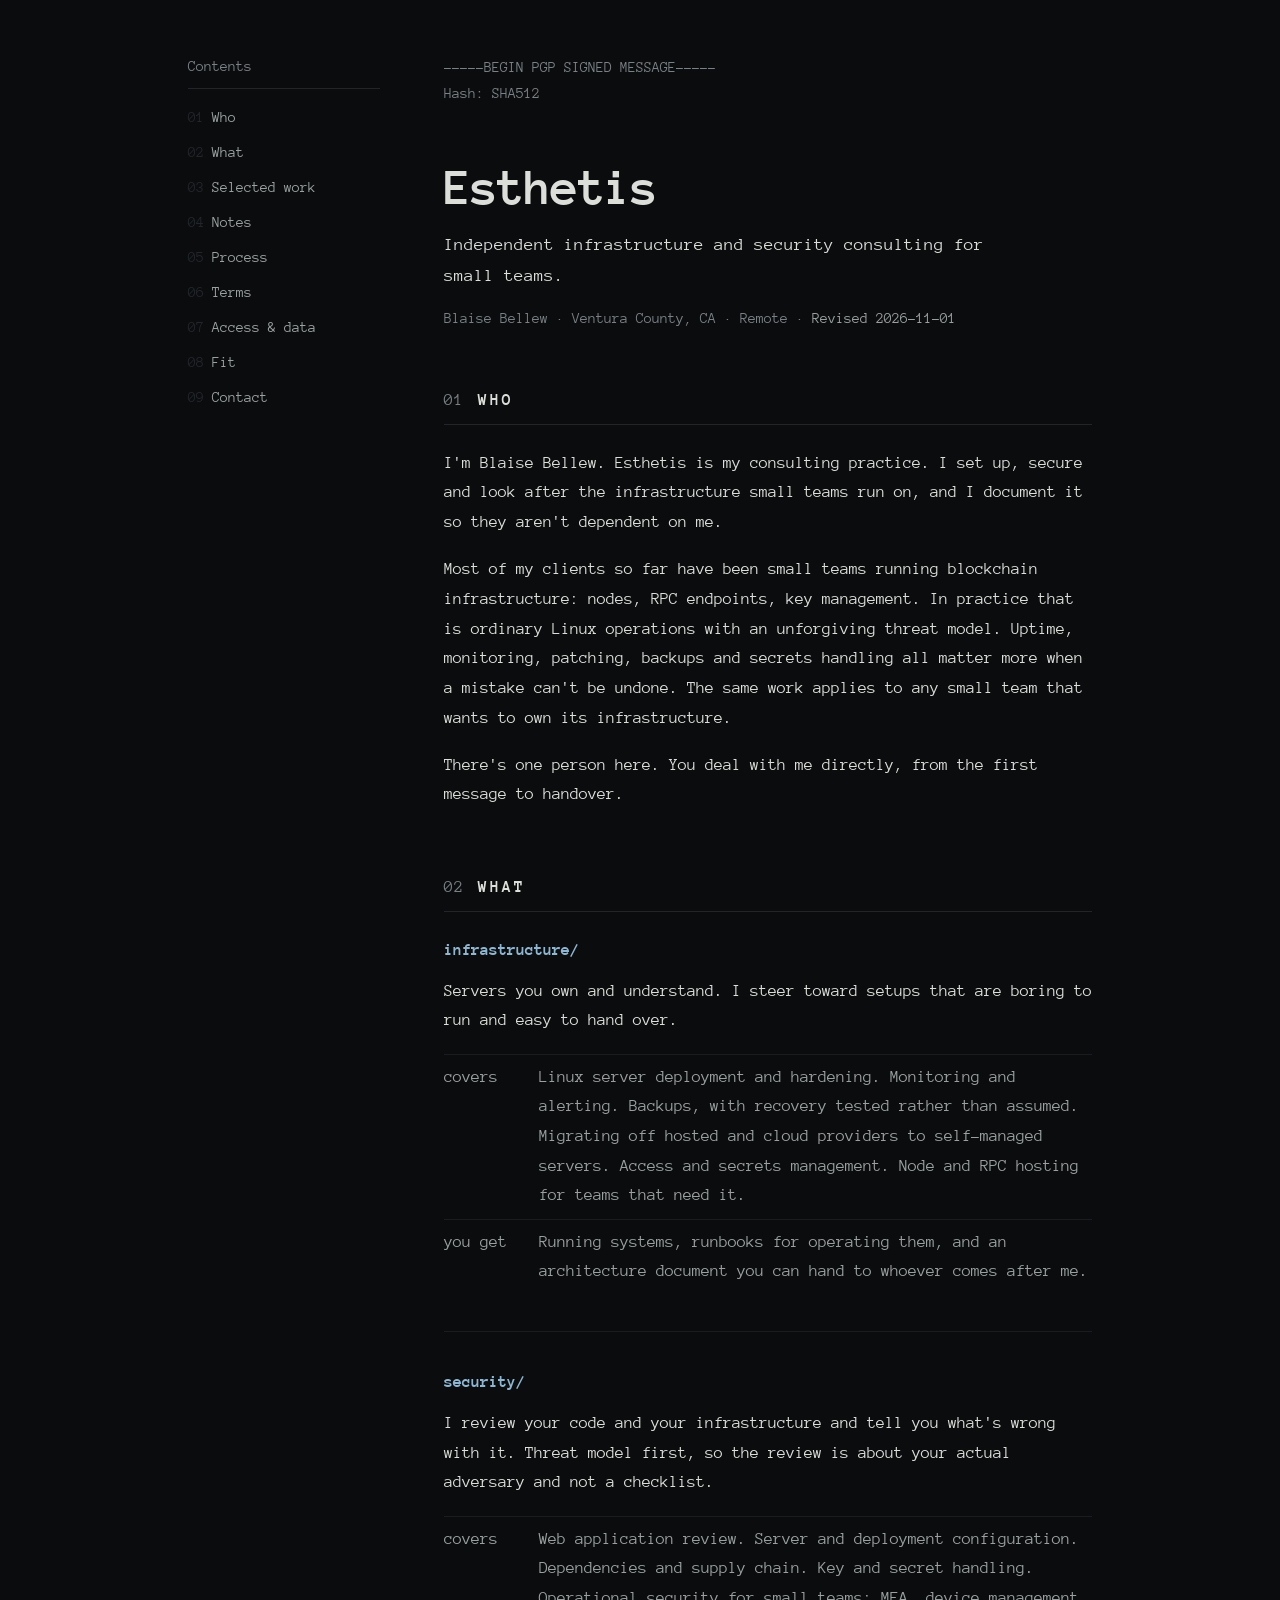
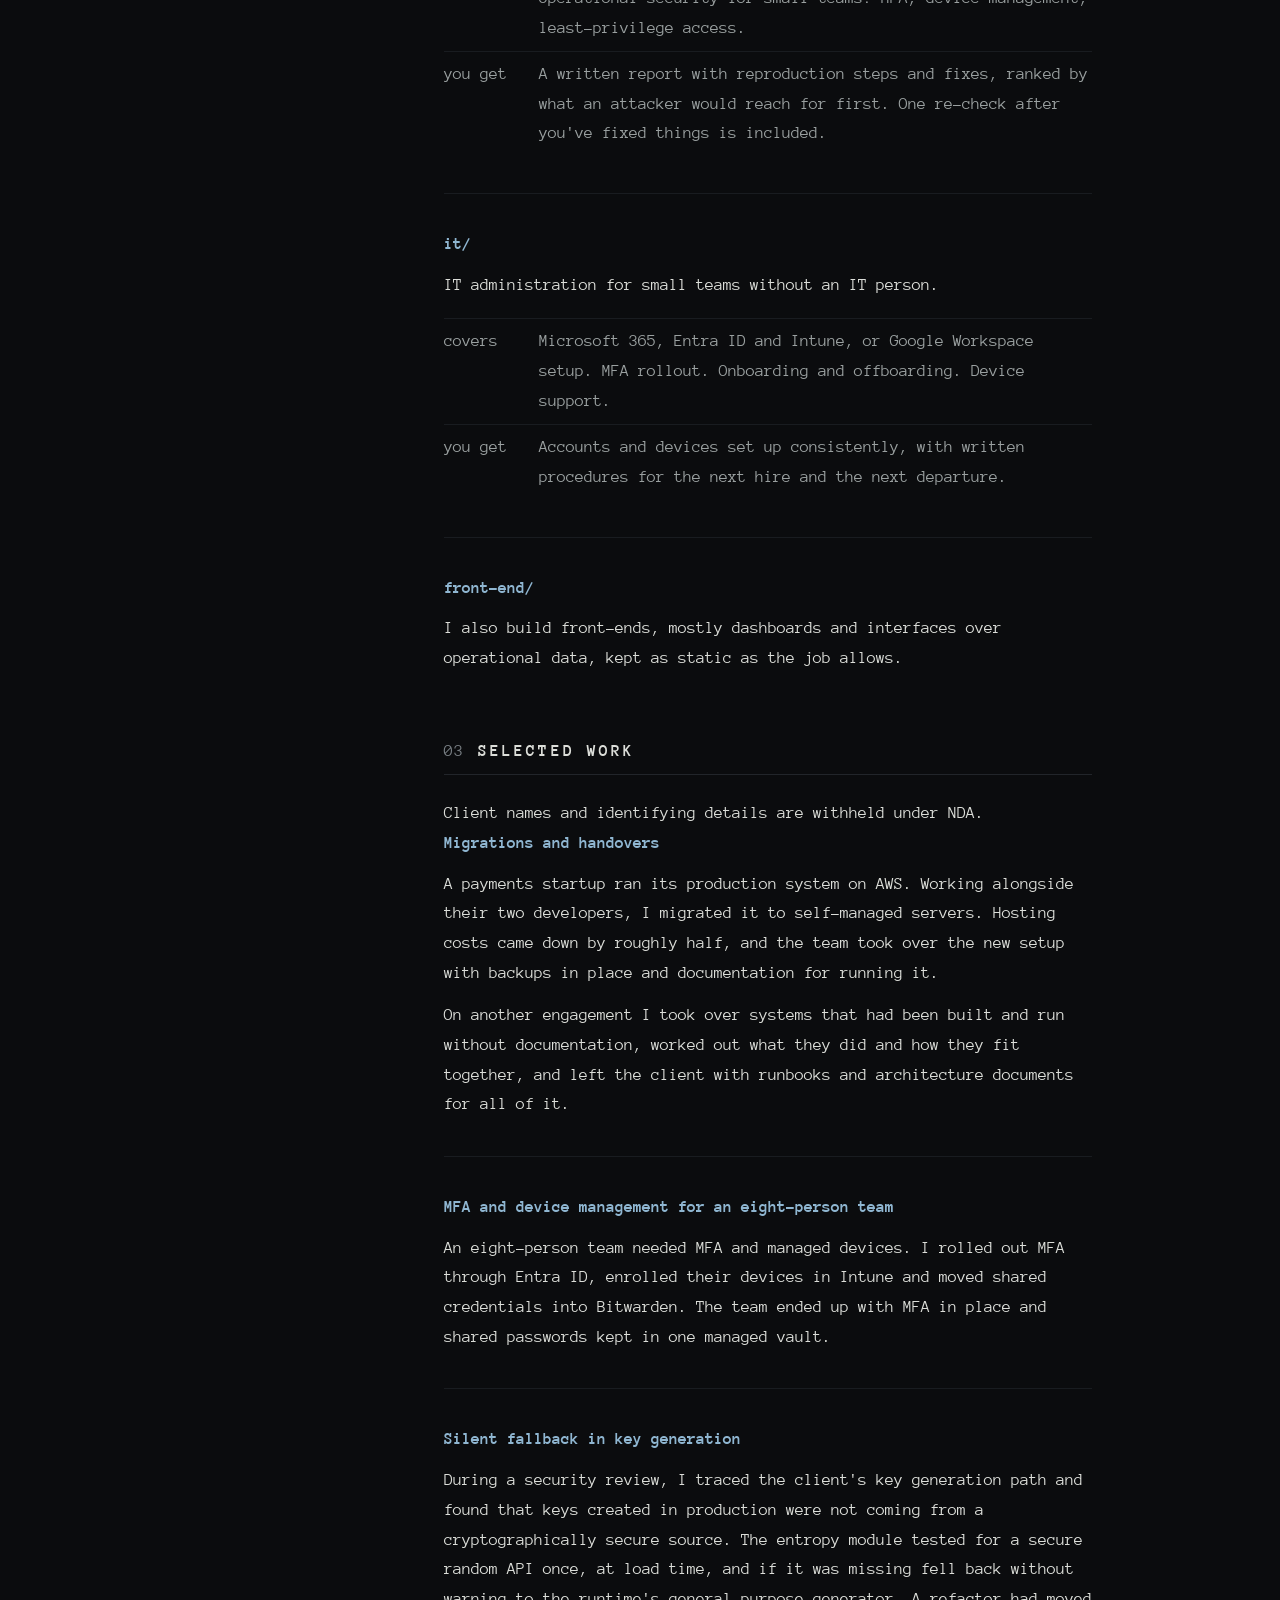
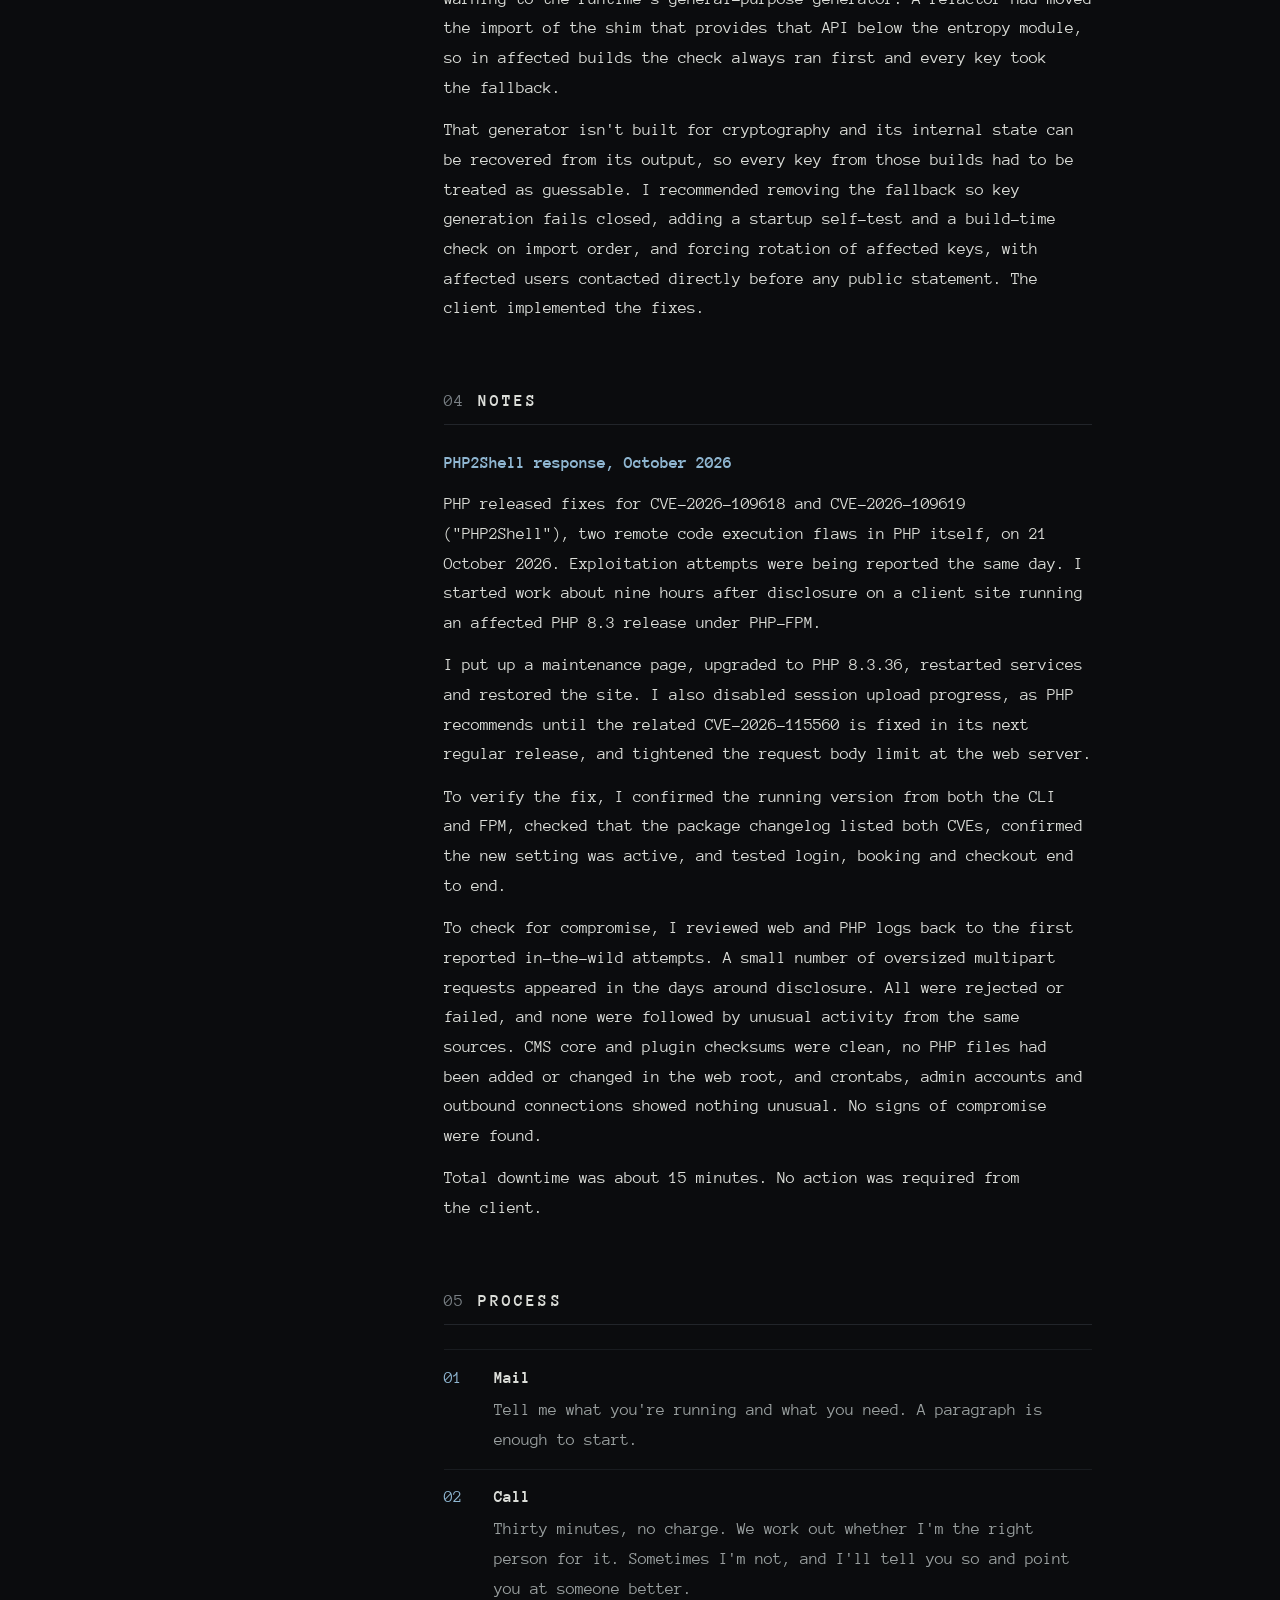
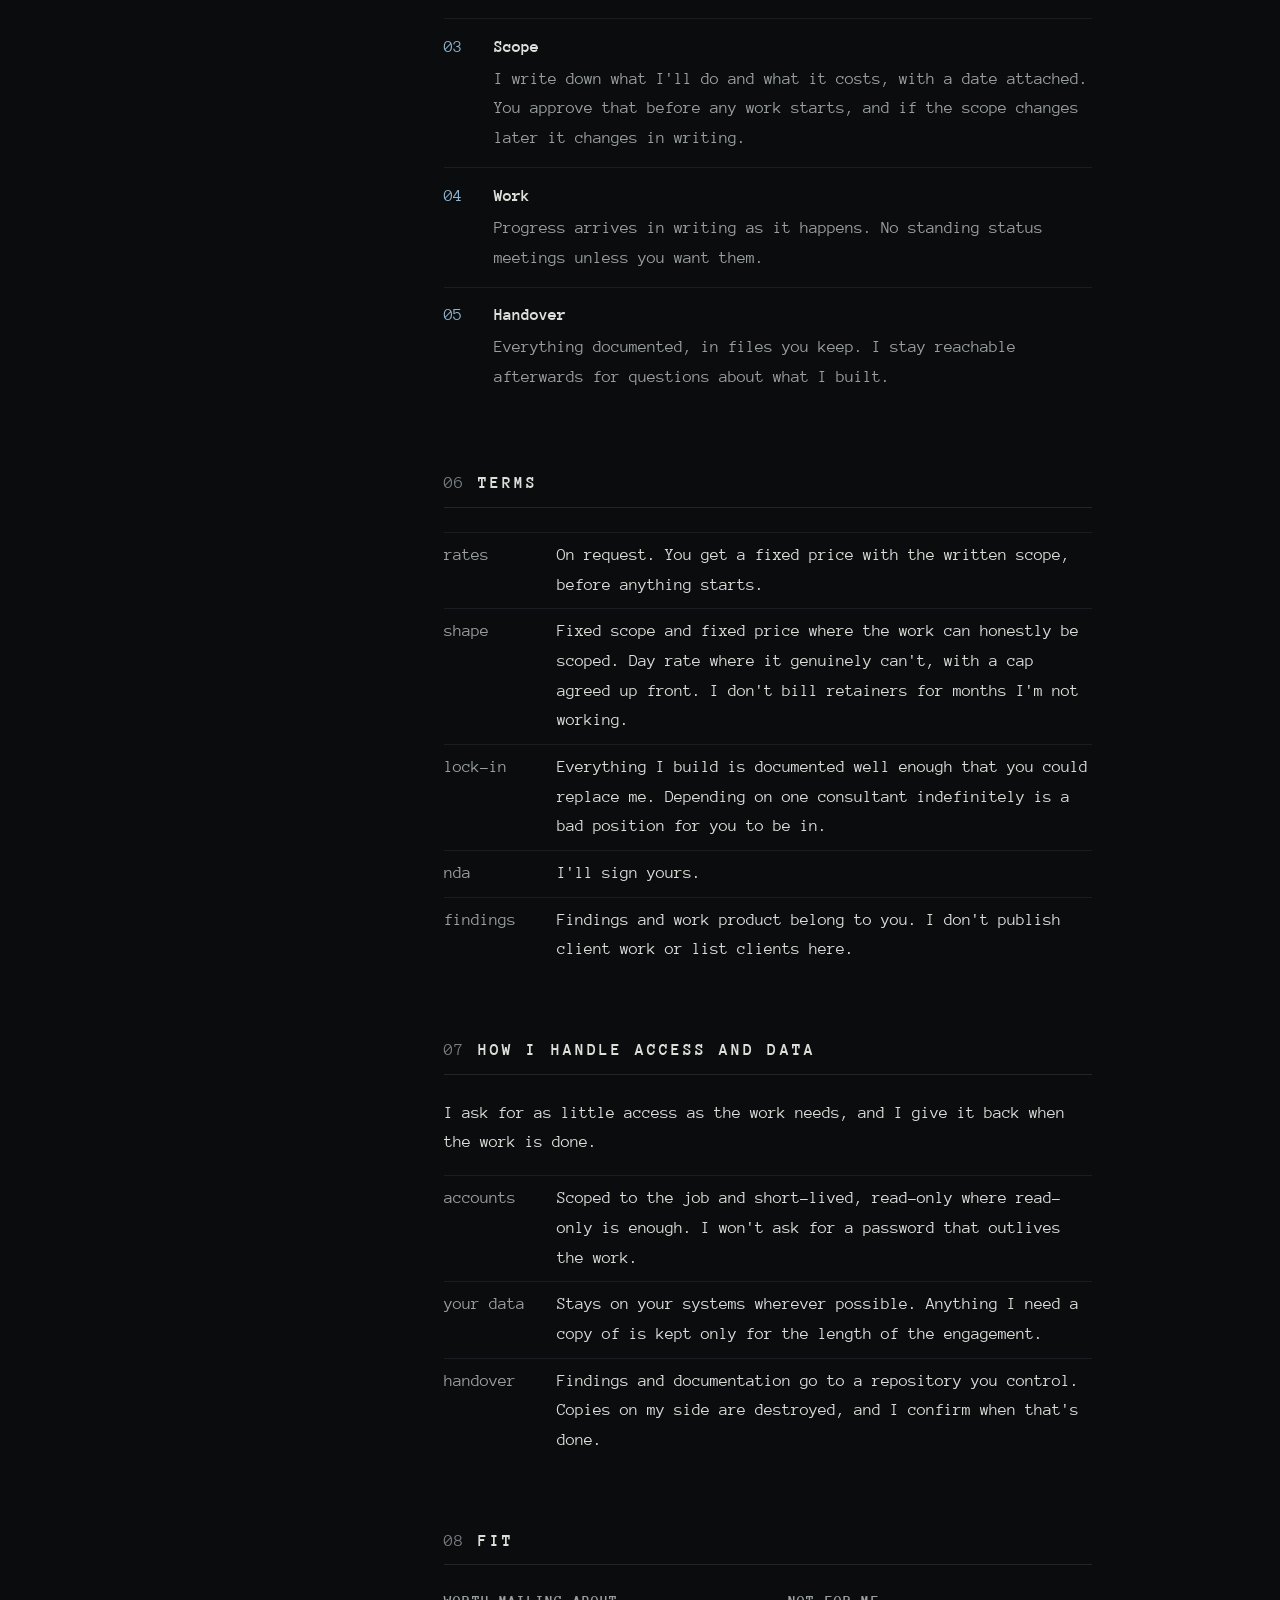
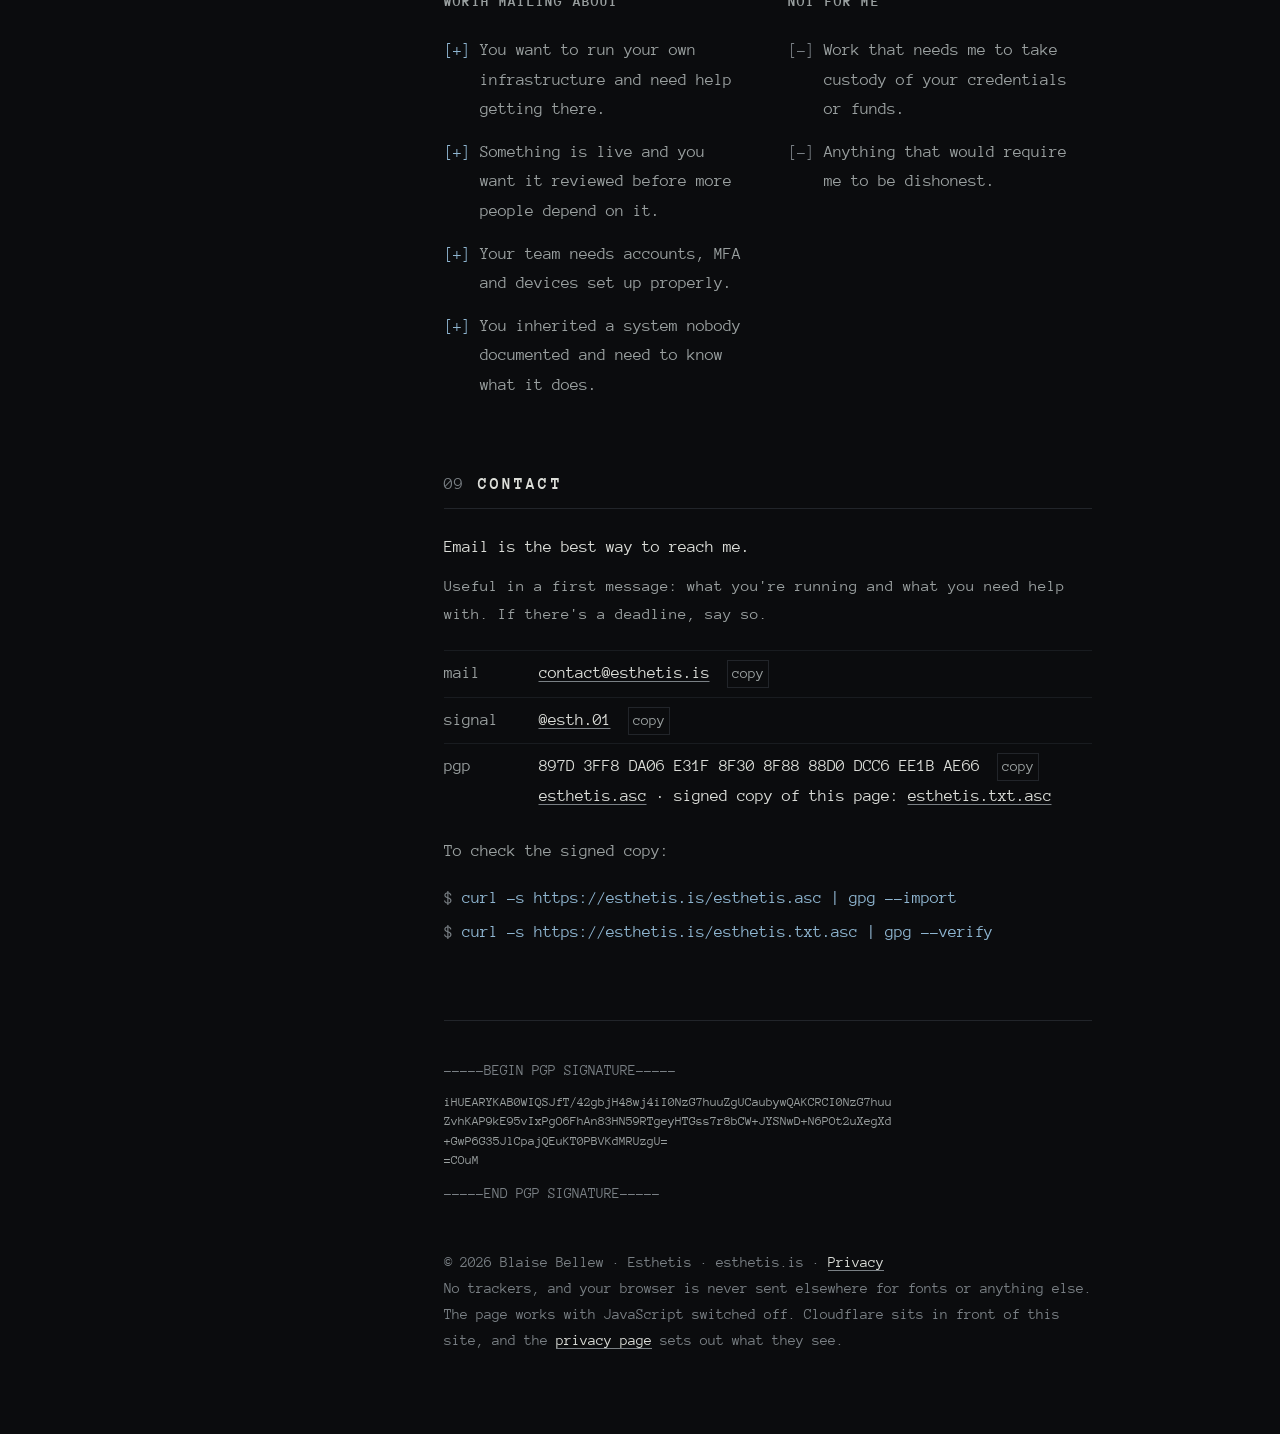
<file: site/index.html>
<!doctype html>
<html lang="en">
<head>
  <meta charset="utf-8">
  <meta name="viewport" content="width=device-width, initial-scale=1">
  <title>Esthetis — independent infrastructure &amp; security consulting · Blaise Bellew</title>
  <meta name="description" content="Blaise Bellew, independent infrastructure and security consultant in Ventura County, CA. Linux server deployment and hardening, monitoring, backups, security reviews and IT administration for small teams.">
  <link rel="canonical" href="https://esthetis.is/">
  <meta property="og:title" content="Esthetis — Blaise Bellew">
  <meta property="og:description" content="Independent infrastructure and security consulting for small teams.">
  <meta property="og:url" content="https://esthetis.is/">
  <meta property="og:type" content="website">
  <meta name="theme-color" content="#0b0c0e">
  <link rel="icon" type="image/svg+xml" href="favicon.svg">
  <link rel="preload" href="fonts/anonymous-pro-400.woff2" as="font" type="font/woff2" crossorigin>
  <link rel="stylesheet" href="style.css?v=18">
  <script type="application/ld+json">
{
  "@context": "https://schema.org",
  "@type": "ProfessionalService",
  "name": "Esthetis",
  "url": "https://esthetis.is/",
  "description": "Independent infrastructure and security consulting for small teams.",
  "founder": { "@type": "Person", "name": "Blaise Bellew" },
  "address": { "@type": "PostalAddress", "addressRegion": "CA", "addressCountry": "US" },
  "areaServed": "Ventura County, CA, and remote",
  "knowsAbout": [
    "Linux system administration",
    "Server hardening",
    "Monitoring and alerting",
    "Backup and recovery",
    "Security review",
    "Microsoft 365",
    "Entra ID",
    "Intune",
    "Google Workspace"
  ]
}
  </script>
</head>
<body>
<a class="skip" href="#main">Skip to content</a>

<div class="page">

  <nav class="index" aria-label="Document index">
    <p class="index-h">Contents</p>
    <ol>
      <li><a href="#who">Who</a></li>
      <li><a href="#what">What</a></li>
      <li><a href="#work">Selected work</a></li>
      <li><a href="#notes">Notes</a></li>
      <li><a href="#process">Process</a></li>
      <li><a href="#terms">Terms</a></li>
      <li><a href="#access">Access &amp; data</a></li>
      <li><a href="#fit">Fit</a></li>
      <li><a href="#contact">Contact</a></li>
    </ol>
  </nav>

  <div class="doc">

    <p class="armor" aria-hidden="true">-----BEGIN PGP SIGNED MESSAGE-----</p>
    <p class="armor-meta" aria-hidden="true">Hash: SHA512</p>

    <header class="head">
      <h1>Esthetis</h1>
      <p class="scope">Independent infrastructure and security consulting for small teams.</p>
      <p class="avail">Blaise Bellew · Ventura County, CA · Remote · <span class="rev">Revised <time datetime="2026-11-01">2026-11-01</time></span></p>
    </header>

    <main id="main">

      <section id="who" aria-labelledby="who-h">
        <h2 id="who-h">Who</h2>
        <p>I'm Blaise Bellew. Esthetis is my consulting practice. I set up, secure and look after the infrastructure small teams run on, and I document it so they aren't dependent on me.</p>
        <p>Most of my clients so far have been small teams running blockchain infrastructure: nodes, RPC endpoints, key management. In practice that is ordinary Linux operations with an unforgiving threat model. Uptime, monitoring, patching, backups and secrets handling all matter more when a mistake can't be undone. The same work applies to any small team that wants to own its infrastructure.</p>
        <p>There's one person here. You deal with me directly, from the first message to handover.</p>
      </section>

      <section id="what" aria-labelledby="what-h">
        <h2 id="what-h">What</h2>

        <article class="svc">
          <h3>infrastructure/</h3>
          <p>Servers you own and understand. I steer toward setups that are boring to run and easy to hand over.</p>
          <dl class="spec">
            <div class="row">
              <dt>covers</dt>
              <dd>Linux server deployment and hardening. Monitoring and alerting. Backups, with recovery tested rather than assumed. Migrating off hosted and cloud providers to self-managed servers. Access and secrets management. Node and RPC hosting for teams that need it.</dd>
            </div>
            <div class="row">
              <dt>you get</dt>
              <dd>Running systems, runbooks for operating them, and an architecture document you can hand to whoever comes after me.</dd>
            </div>
          </dl>
        </article>

        <article class="svc">
          <h3>security/</h3>
          <p>I review your code and your infrastructure and tell you what's wrong with it. Threat model first, so the review is about your actual adversary and not a checklist.</p>
          <dl class="spec">
            <div class="row">
              <dt>covers</dt>
              <dd>Web application review. Server and deployment configuration. Dependencies and supply chain. Key and secret handling. Operational security for small teams: MFA, device management, least-privilege access.</dd>
            </div>
            <div class="row">
              <dt>you get</dt>
              <dd>A written report with reproduction steps and fixes, ranked by what an attacker would reach for first. One re-check after you've fixed things is included.</dd>
            </div>
          </dl>
        </article>

        <article class="svc">
          <h3>it/</h3>
          <p>IT administration for small teams without an IT person.</p>
          <dl class="spec">
            <div class="row">
              <dt>covers</dt>
              <dd>Microsoft 365, Entra ID and Intune, or Google Workspace setup. MFA rollout. Onboarding and offboarding. Device support.</dd>
            </div>
            <div class="row">
              <dt>you get</dt>
              <dd>Accounts and devices set up consistently, with written procedures for the next hire and the next departure.</dd>
            </div>
          </dl>
        </article>

        <article class="svc">
          <h3>front-end/</h3>
          <p>I also build front-ends, mostly dashboards and interfaces over operational data, kept as static as the job allows.</p>
        </article>
      </section>

      <section id="work" aria-labelledby="work-h">
        <h2 id="work-h">Selected work</h2>
        <p>Client names and identifying details are withheld under NDA.</p>

        <article class="svc">
          <h3>Migrations and handovers</h3>
          <p>A payments startup ran its production system on AWS. Working alongside their two developers, I migrated it to self-managed servers. Hosting costs came down by roughly half, and the team took over the new setup with backups in place and documentation for running it.</p>
          <p>On another engagement I took over systems that had been built and run without documentation, worked out what they did and how they fit together, and left the client with runbooks and architecture documents for all of it.</p>
        </article>

        <article class="svc">
          <h3>MFA and device management for an eight-person team</h3>
          <p>An eight-person team needed MFA and managed devices. I rolled out MFA through Entra ID, enrolled their devices in Intune and moved shared credentials into Bitwarden. The team ended up with MFA in place and shared passwords kept in one managed vault.</p>
        </article>

        <article class="svc">
          <h3>Silent fallback in key generation</h3>
          <p>During a security review, I traced the client's key generation path and found that keys created in production were not coming from a cryptographically secure source. The entropy module tested for a secure random API once, at load time, and if it was missing fell back without warning to the runtime's general-purpose generator. A refactor had moved the import of the shim that provides that API below the entropy module, so in affected builds the check always ran first and every key took the fallback.</p>
          <p>That generator isn't built for cryptography and its internal state can be recovered from its output, so every key from those builds had to be treated as guessable. I recommended removing the fallback so key generation fails closed, adding a startup self-test and a build-time check on import order, and forcing rotation of affected keys, with affected users contacted directly before any public statement. The client implemented the fixes.</p>
        </article>

      </section>

      <section id="notes" aria-labelledby="notes-h">
        <h2 id="notes-h">Notes</h2>

        <article class="svc" id="php2shell">
          <h3>PHP2Shell response, October 2026</h3>
          <p>PHP released fixes for CVE-2026-109618 and CVE-2026-109619 ("PHP2Shell"), two remote code execution flaws in PHP itself, on 21 October 2026. Exploitation attempts were being reported the same day. I started work about nine hours after disclosure on a client site running an affected PHP 8.3 release under PHP-FPM.</p>
          <p>I put up a maintenance page, upgraded to PHP 8.3.36, restarted services and restored the site. I also disabled session upload progress, as PHP recommends until the related CVE-2026-115560 is fixed in its next regular release, and tightened the request body limit at the web server.</p>
          <p>To verify the fix, I confirmed the running version from both the CLI and FPM, checked that the package changelog listed both CVEs, confirmed the new setting was active, and tested login, booking and checkout end to end.</p>
          <p>To check for compromise, I reviewed web and PHP logs back to the first reported in-the-wild attempts. A small number of oversized multipart requests appeared in the days around disclosure. All were rejected or failed, and none were followed by unusual activity from the same sources. CMS core and plugin checksums were clean, no PHP files had been added or changed in the web root, and crontabs, admin accounts and outbound connections showed nothing unusual. No signs of compromise were found.</p>
          <p>Total downtime was about 15 minutes. No action was required from the client.</p>
        </article>
      </section>

      <section id="process" aria-labelledby="process-h">
        <h2 id="process-h">Process</h2>
        <ol class="steps">
          <li>
            <h3>Mail</h3>
            <p>Tell me what you're running and what you need. A paragraph is enough to start.</p>
          </li>
          <li>
            <h3>Call</h3>
            <p>Thirty minutes, no charge. We work out whether I'm the right person for it. Sometimes I'm not, and I'll tell you so and point you at someone better.</p>
          </li>
          <li>
            <h3>Scope</h3>
            <p>I write down what I'll do and what it costs, with a date attached. You approve that before any work starts, and if the scope changes later it changes in writing.</p>
          </li>
          <li>
            <h3>Work</h3>
            <p>Progress arrives in writing as it happens. No standing status meetings unless you want them.</p>
          </li>
          <li>
            <h3>Handover</h3>
            <p>Everything documented, in files you keep. I stay reachable afterwards for questions about what I built.</p>
          </li>
        </ol>
      </section>

      <section id="terms" aria-labelledby="terms-h">
        <h2 id="terms-h">Terms</h2>
        <dl class="spec wide">
          <div class="row">
            <dt>rates</dt>
            <dd>On request. You get a fixed price with the written scope, before anything starts.</dd>
          </div>
          <div class="row">
            <dt>shape</dt>
            <dd>Fixed scope and fixed price where the work can honestly be scoped. Day rate where it genuinely can't, with a cap agreed up front. I don't bill retainers for months I'm not working.</dd>
          </div>
          <div class="row">
            <dt>lock-in</dt>
            <dd>Everything I build is documented well enough that you could replace me. Depending on one consultant indefinitely is a bad position for you to be in.</dd>
          </div>
          <div class="row">
            <dt>nda</dt>
            <dd>I'll sign yours.</dd>
          </div>
          <div class="row">
            <dt>findings</dt>
            <dd>Findings and work product belong to you. I don't publish client work or list clients here.</dd>
          </div>
        </dl>
      </section>

      <section id="access" aria-labelledby="access-h">
        <h2 id="access-h">How I handle access and data</h2>
        <p>I ask for as little access as the work needs, and I give it back when the work is done.</p>
        <dl class="spec wide">
          <div class="row">
            <dt>accounts</dt>
            <dd>Scoped to the job and short-lived, read-only where read-only is enough. I won't ask for a password that outlives the work.</dd>
          </div>
          <div class="row">
            <dt>your data</dt>
            <dd>Stays on your systems wherever possible. Anything I need a copy of is kept only for the length of the engagement.</dd>
          </div>
          <div class="row">
            <dt>handover</dt>
            <dd>Findings and documentation go to a repository you control. Copies on my side are destroyed, and I confirm when that's done.</dd>
          </div>
        </dl>
      </section>

      <section id="fit" aria-labelledby="fit-h">
        <h2 id="fit-h">Fit</h2>
        <div class="fit-cols">
          <div class="fit-col">
            <h3>Worth mailing about</h3>
            <ul class="fit-list good">
              <li>You want to run your own infrastructure and need help getting there.</li>
              <li>Something is live and you want it reviewed before more people depend on it.</li>
              <li>Your team needs accounts, MFA and devices set up properly.</li>
              <li>You inherited a system nobody documented and need to know what it does.</li>
            </ul>
          </div>
          <div class="fit-col">
            <h3>Not for me</h3>
            <ul class="fit-list bad">
              <li>Work that needs me to take custody of your credentials or funds.</li>
              <li>Anything that would require me to be dishonest.</li>
            </ul>
          </div>
        </div>
      </section>

      <section id="contact" aria-labelledby="contact-h">
        <h2 id="contact-h">Contact</h2>
        <p>Email is the best way to reach me.</p>
        <p class="hint">Useful in a first message: what you're running and what you need help with. If there's a deadline, say so.</p>
        <dl class="spec channels">
          <div class="row">
            <dt>mail</dt>
            <dd>
              <!-- email_off keeps Cloudflare from rewriting the address; leave it. -->
              <!--email_off--><a href="mailto:contact@esthetis.is">contact@esthetis.is</a><!--/email_off-->
              <button class="copy" type="button" data-copy="contact@esthetis.is">copy</button>
            </dd>
          </div>
          <div class="row">
            <dt>signal</dt>
            <dd><!--email_off--><a href="https://signal.me/#eu/xJRDoEpzDK7oYUtupctAwYX5Kn0uPt8JCGt6dLa_eSIWSAAMGj5FPaIr2OyC2cCq" rel="noreferrer">@esth.01</a><!--/email_off-->
              <button class="copy" type="button" data-copy="@esth.01">copy</button></dd>
          </div>
          <div class="row">
            <dt>pgp</dt>
            <dd><span class="v">897D 3FF8 DA06 E31F 8F30 8F88 88D0 DCC6 EE1B AE66</span>
              <button class="copy" type="button" data-copy="897D3FF8DA06E31F8F308F8888D0DCC6EE1BAE66">copy</button><br>
              <a href="esthetis.asc">esthetis.asc</a> · signed copy of this page: <a href="esthetis.txt.asc">esthetis.txt.asc</a></dd>
          </div>
        </dl>
        <p class="verify">To check the signed copy:</p>
        <p class="cmd"><code>curl -s https://esthetis.is/esthetis.asc | gpg --import</code></p>
        <p class="cmd"><code>curl -s https://esthetis.is/esthetis.txt.asc | gpg --verify</code></p>
      </section>

    </main>

    <footer class="sig">
      <p class="armor" aria-hidden="true">-----BEGIN PGP SIGNATURE-----</p>
      <pre class="sigblock">iHUEARYKAB0WIQSJfT/42gbjH48wj4iI0NzG7huuZgUCaubywQAKCRCI0NzG7huu
ZvhKAP9kE95vIxPgO6FhAn83HN59RTgeyHTGss7r8bCW+JYSNwD+N6POt2uXegXd
+GwP6G35JlCpajQEuKT0PBVKdMRUzgU=
=COuM</pre>
      <p class="armor" aria-hidden="true">-----END PGP SIGNATURE-----</p>
      <p class="colophon">© 2026 Blaise Bellew · Esthetis · esthetis.is · <a href="/privacy">Privacy</a><br>
        No trackers, and your browser is never sent elsewhere for fonts or
        anything else. The page works with JavaScript switched off. Cloudflare
        sits in front of this site, and the <a href="/privacy">privacy page</a>
        sets out what they see.</p>
    </footer>

  </div>
</div>

<script src="main.js?v=18" defer></script>
</body>
</html>
</file>
<file: site/style.css>
/* Esthetis — esthetis.is
   Hand-written. No framework, no build step, no external requests.
   The page is a clearsigned plaintext document: one monospace face,
   a real column measure, and colour used only to mean something. */

/* ---------- Font (self-hosted) ---------- */

@font-face {
  font-family: "Anonymous Pro";
  src: url("fonts/anonymous-pro-400.woff2") format("woff2");
  font-weight: 400;
  font-style: normal;
  font-display: swap;
}

@font-face {
  font-family: "Anonymous Pro";
  src: url("fonts/anonymous-pro-700.woff2") format("woff2");
  font-weight: 700;
  font-style: normal;
  font-display: swap;
}

@font-face {
  font-family: "Anonymous Pro";
  src: url("fonts/anonymous-pro-400i.woff2") format("woff2");
  font-weight: 400;
  font-style: italic;
  font-display: swap;
}

/* ---------- Tokens ---------- */

:root {
  --bg: #0b0c0e;
  --fg: #dcded9;          /* 14.4:1 */
  --dim: #9aa0a0;         /*  7.4:1 — secondary text */
  --furniture: #7a8085;   /*  4.7:1 — armor lines, colophon */
  --live: #8fb6d1;        /*  9.1:1 — verified, computed, keyed */
  --pending: #cf9b6a;     /*  8.0:1 — awaiting a real value */
  --rule: #22252a;
  --rule-soft: #191c20;

  --mono: "Anonymous Pro", ui-monospace, "Cascadia Mono", Consolas, monospace;
  --measure: 72ch;
  --gutter: clamp(1.15rem, 4vw, 2.5rem);
}

/* ---------- Base ---------- */

* { box-sizing: border-box; margin: 0; padding: 0; }

html { scroll-behavior: smooth; scroll-padding-top: 1.5rem; }

body {
  background: var(--bg);
  color: var(--fg);
  font-family: var(--mono);
  font-size: clamp(0.9375rem, 0.9rem + 0.2vw, 1.0625rem);
  line-height: 1.75;
  -webkit-font-smoothing: antialiased;
  padding: clamp(2rem, 6vh, 4rem) var(--gutter) clamp(3rem, 9vh, 5rem);
}

::selection {
  background: var(--live);
  color: var(--bg);
}

a {
  color: var(--fg);
  text-decoration: underline;
  text-decoration-color: var(--furniture);
  text-underline-offset: 0.2em;
  transition: color 140ms linear, text-decoration-color 140ms linear;
}

a:hover {
  color: var(--live);
  text-decoration-color: var(--live);
}

:focus-visible {
  outline: 2px solid var(--live);
  outline-offset: 2px;
}

.skip {
  position: absolute;
  left: var(--gutter);
  top: -3rem;
  background: var(--fg);
  color: var(--bg);
  padding: 0.35rem 0.75rem;
  text-decoration: none;
  transition: top 140ms linear;
}

.skip:focus-visible { top: 0.6rem; }

/* ---------- Page frame: index rail + document ---------- */

.page {
  display: grid;
  grid-template-columns: minmax(0, var(--measure));
  justify-content: center;
}

.doc { min-width: 0; }

.index { display: none; }

@media (min-width: 68rem) {
  .page {
    grid-template-columns: 12rem minmax(0, var(--measure));
    gap: 0 4rem;
  }

  .index {
    display: block;
    position: sticky;
    top: clamp(2rem, 6vh, 4rem);
    align-self: start;
    font-size: 0.875em;
  }
}

.index-h {
  color: var(--furniture);
  padding-bottom: 0.5rem;
  margin-bottom: 0.75rem;
  border-bottom: 1px solid var(--rule);
}

.index ol {
  list-style: none;
  counter-reset: idx;
}

.index li { counter-increment: idx; }

.index a {
  display: block;
  padding: 0.28rem 0;
  color: var(--dim);
  text-decoration: none;
}

/* The index is a document contents list, so the ordinal is wayfinding.
   Scoped to the list: links outside it (the back link) are not sections. */
.index ol a::before {
  content: counter(idx, decimal-leading-zero) "  ";
  color: var(--rule);
  transition: color 140ms linear;
}

.index a:hover { color: var(--fg); }

.index a[aria-current="true"] { color: var(--live); }

.index a[aria-current="true"]::before { color: var(--live); }

.index-back {
  margin-top: 1.25rem;
  padding-top: 0.9rem;
  border-top: 1px solid var(--rule);
}

.index-back a {
  color: var(--furniture);
  text-decoration: none;
}

.index-back a:hover { color: var(--fg); }

/* ---------- Armor: the document's structural furniture ---------- */

.armor,
.armor-meta {
  color: var(--furniture);
  font-size: clamp(0.75rem, 0.6rem + 0.7vw, 0.9375rem);
  white-space: nowrap;
  overflow: hidden;
  user-select: none;
}

.armor-meta { margin-bottom: clamp(2.25rem, 6vh, 3.5rem); }

/* ---------- Head ---------- */

h1 {
  font-size: clamp(1.875rem, 1.1rem + 3.6vw, 3.25rem);
  font-weight: 700;
  letter-spacing: -0.025em;
  line-height: 1.05;
}

.scope {
  margin-top: 0.85rem;
  font-size: 1.0625em;
  color: var(--fg);
  text-wrap: pretty;
}

.avail {
  margin-top: 0.9rem;
  font-size: 0.875em;
  color: var(--furniture);
}

/* A dated document reads as maintained. */
.rev { color: var(--dim); }

/* A quiet acknowledgement of something absent. Distinct from --pending, which
   shouts; a page carrying several shouts reads as unfinished rather than candid. */
.soft { color: var(--dim); }

/* ---------- Identity: computed randomart beside its fingerprint ---------- */

.ident {
  display: block;
  margin: clamp(2.25rem, 6vh, 3.5rem) 0;
  padding: clamp(1.25rem, 3vw, 1.75rem) 0;
  border-top: 1px solid var(--rule);
  border-bottom: 1px solid var(--rule);
}

.art {
  font-family: var(--mono);
  font-size: clamp(0.6875rem, 0.5rem + 0.9vw, 0.875rem);
  line-height: 1.35;
  color: var(--live);
  white-space: pre;
  user-select: none;
}

/* Art and fingerprint pair up; the verify command spans the full measure
   below, since at 58 characters it is too wide to share the row. */
.ident-row {
  display: flex;
  flex-wrap: wrap;
  gap: clamp(1.5rem, 5vw, 3rem);
  align-items: flex-start;
}

.ident-meta {
  min-width: 0;
  font-size: 0.9375em;
}

.k { color: var(--dim); }

.v { color: var(--fg); word-break: break-all; }

.verify { margin-top: 1.1rem; color: var(--dim); }

.cmd code {
  font: inherit;
  color: var(--live);
  overflow-wrap: anywhere;
}

.cmd + .cmd { margin-top: 0.25rem; }

.cmd code::before {
  content: "$ ";
  color: var(--furniture);
}

/* ---------- Sections ---------- */

/* On the index page a full-width .ident block separates head from body.
   Pages without one (privacy) need that air restored. */
.head + main { margin-top: clamp(2.25rem, 6vh, 3.5rem); }

main { counter-reset: sec; }

main > section { counter-increment: sec; }

main section + section { margin-top: clamp(2.75rem, 7vh, 4rem); }

h2 {
  display: flex;
  align-items: baseline;
  gap: 1.5ch;
  font-size: 1em;
  font-weight: 700;
  letter-spacing: 0.18em;
  text-transform: uppercase;
  padding-bottom: 0.5rem;
  margin-bottom: 1.5rem;
  border-bottom: 1px solid var(--rule);
}

/* Section ordinals match the contents rail, so a reader can move between the
   index and the body without re-reading either. Wayfinding, not ornament. */
h2::before {
  content: counter(sec, decimal-leading-zero);
  color: var(--furniture);
  font-weight: 400;
  letter-spacing: 0.08em;
}

main p { text-wrap: pretty; }

main > section > p + p { margin-top: 1.1rem; }

.hint {
  margin-top: 0.6rem;
  color: var(--dim);
  font-size: 0.9375em;
}

/* ---------- Services ---------- */

.svc + .svc {
  margin-top: 2.25rem;
  padding-top: 2.25rem;
  border-top: 1px solid var(--rule-soft);
}

.svc h3 {
  font-size: 1em;
  font-weight: 700;
  color: var(--live);
  margin-bottom: 0.7rem;
}

.svc > p { color: var(--fg); }

.svc > p + p { margin-top: 0.8rem; }

/* ---------- Spec rows: aligned like plaintext, but reflowing ---------- */

.spec { margin-top: 1.1rem; }

.row {
  display: grid;
  grid-template-columns: 9ch minmax(0, 1fr);
  gap: 0 1.5ch;
  align-items: baseline;
  padding: 0.5rem 0;
  border-top: 1px solid var(--rule-soft);
}

.spec.wide .row { grid-template-columns: 11ch minmax(0, 1fr); }

.row dt { color: var(--dim); }

.row dd { color: var(--dim); }

.spec.wide .row dd,
.channels .row dd { color: var(--fg); }

.pending,
.row dd.pending { color: var(--pending); }

/* ---------- Process ---------- */

.steps {
  list-style: none;
  counter-reset: step;
}

.steps li {
  counter-increment: step;
  display: grid;
  grid-template-columns: 4ch minmax(0, 1fr);
  gap: 0 1.5ch;
  padding: 0.85rem 0;
  border-top: 1px solid var(--rule-soft);
}

.steps li::before {
  content: counter(step, decimal-leading-zero);
  grid-column: 1;
  grid-row: 1;
  color: var(--live);
}

/* Both the heading and the prose sit in the text column; without this the
   paragraph falls into the 4ch ordinal column and sets one word per line. */
.steps h3,
.steps p { grid-column: 2; }

.steps h3 {
  font-size: 1em;
  font-weight: 700;
  margin-bottom: 0.15rem;
}

.steps p { color: var(--dim); }

/* ---------- Fit ---------- */

.fit-cols {
  display: grid;
  gap: 2rem;
}

@media (min-width: 46rem) {
  .fit-cols { grid-template-columns: 1fr 1fr; gap: 2.5rem; }
}

.fit-col h3 {
  font-size: 0.875em;
  font-weight: 700;
  letter-spacing: 0.08em;
  text-transform: uppercase;
  color: var(--dim);
  margin-bottom: 0.9rem;
}

.fit-list {
  list-style: none;
  color: var(--dim);
}

/* Hanging indent: the marker sits in a 4ch well and wrapped lines clear it.
   The well is one character wider than "[+]" so the glyph never touches text. */
.fit-list li {
  padding: 0.4rem 0 0.4rem 4ch;
  text-indent: -4ch;
}

.fit-list li::before { width: 4ch; display: inline-block; text-indent: 0; }

.fit-list.good li::before { content: "[+]"; color: var(--live); }

.fit-list.bad li::before { content: "[-]"; color: var(--furniture); }

/* ---------- Contact ---------- */

.channels { margin-top: 1.4rem; }

.copy {
  font: inherit;
  font-size: 0.875em;
  color: var(--dim);
  background: none;
  border: 1px solid var(--rule);
  padding: 0 0.5ch;
  margin-left: 1ch;
  cursor: pointer;
  transition: color 140ms linear, border-color 140ms linear;
}

.copy:hover,
.copy[data-done] {
  color: var(--live);
  border-color: var(--live);
}

/* Shown only once main.js confirms the clipboard API exists */
.copy { display: none; }
.js-clipboard .copy { display: inline-block; }

/* ---------- Signature ---------- */

.sig {
  margin-top: clamp(3rem, 8vh, 4.5rem);
  padding-top: clamp(1.5rem, 4vh, 2.25rem);
  border-top: 1px solid var(--rule);
}

/* Base64 armour is data. It wraps rather than scrolls, at a size that keeps
   it subordinate to the prose above it. */
.sigblock {
  font-family: var(--mono);
  font-size: clamp(0.6875rem, 0.55rem + 0.5vw, 0.8125rem);
  line-height: 1.5;
  color: var(--dim);
  white-space: pre-wrap;
  overflow-wrap: anywhere;
  padding: 0.6rem 0;
  user-select: all;
}

.sig-state {
  color: var(--dim);
  padding: 0.85rem 0;
}

.colophon {
  margin-top: clamp(2rem, 5vh, 2.75rem);
  color: var(--furniture);
  font-size: 0.875em;
  text-wrap: pretty;
}

/* ---------- Narrow ---------- */

@media (max-width: 34rem) {
  .ident-row { flex-direction: column; gap: 1.5rem; }

  .row {
    grid-template-columns: 1fr;
    gap: 0.15rem 0;
  }

  .steps li {
    grid-template-columns: 1fr;
    gap: 0.2rem 0;
  }

  /* Single column: everything stacks, so release the column placement. */
  .steps li::before,
  .steps h3,
  .steps p { grid-column: 1; }

  .steps li::before { font-size: 0.875em; }
}
</file>
